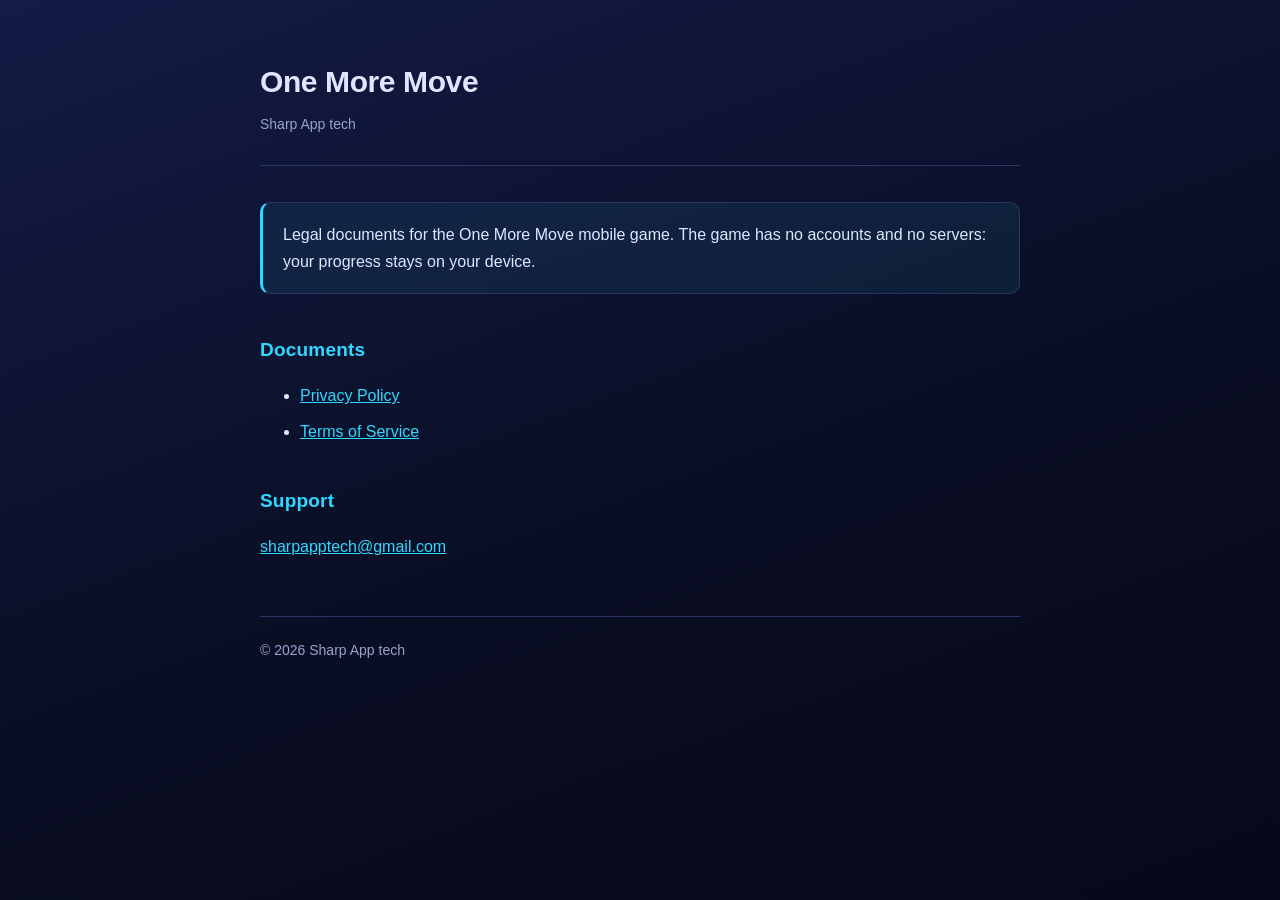
<file: index.html>
<!doctype html>
<html lang="en">
<head>
<meta charset="utf-8">
<meta name="viewport" content="width=device-width, initial-scale=1">
<title>One More Move · Legal</title>
<link rel="stylesheet" href="style.css">
</head>
<body>
<main>
<header>
  <h1>One More Move</h1>
  <p class="sub">Sharp App tech</p>
</header>
<p class="lede">
  Legal documents for the One More Move mobile game. The game has no accounts and
  no servers: your progress stays on your device.
</p>
<h2>Documents</h2>
<ul>
  <li><a href="privacy-policy.html">Privacy Policy</a></li>
  <li><a href="terms-of-service.html">Terms of Service</a></li>
</ul>
<h2>Support</h2>
<p><a href="mailto:sharpapptech@gmail.com">sharpapptech@gmail.com</a></p>
<footer>© 2026 Sharp App tech</footer>
</main>
</body>
</html>
</file>
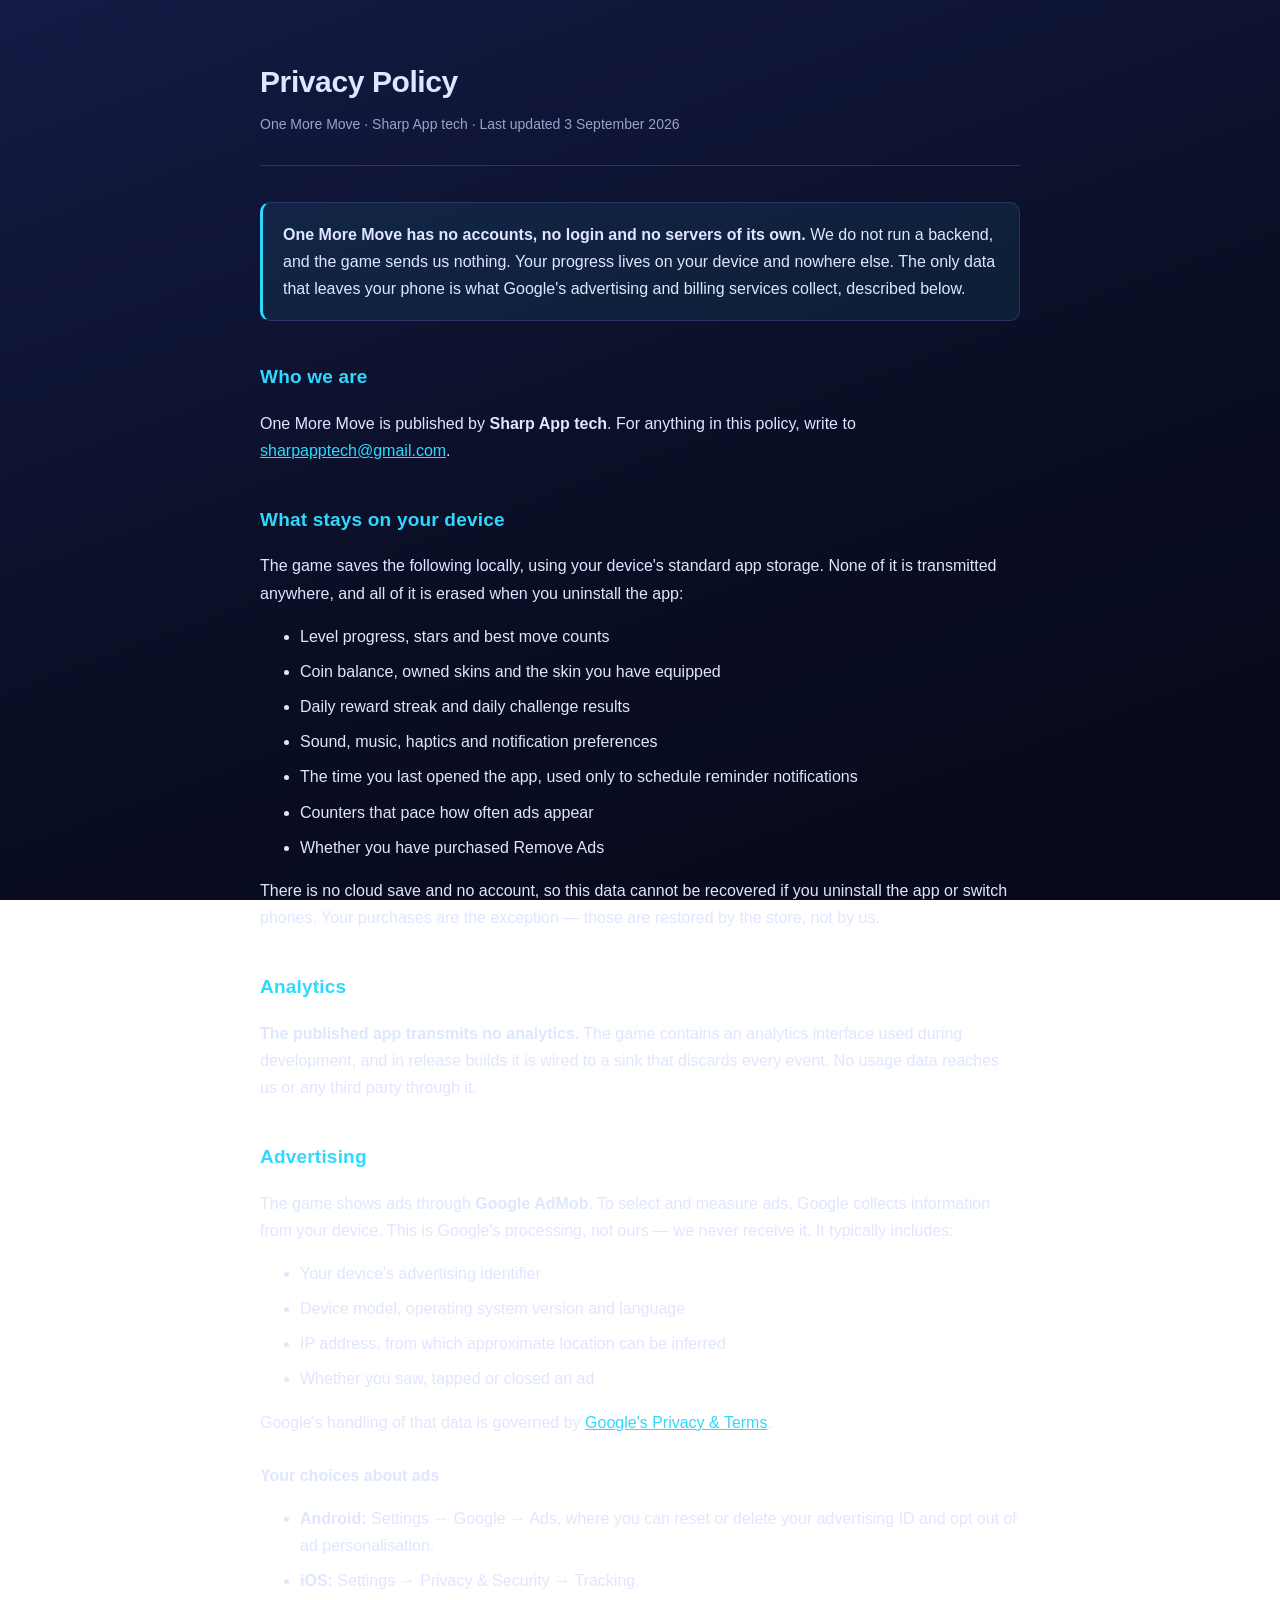
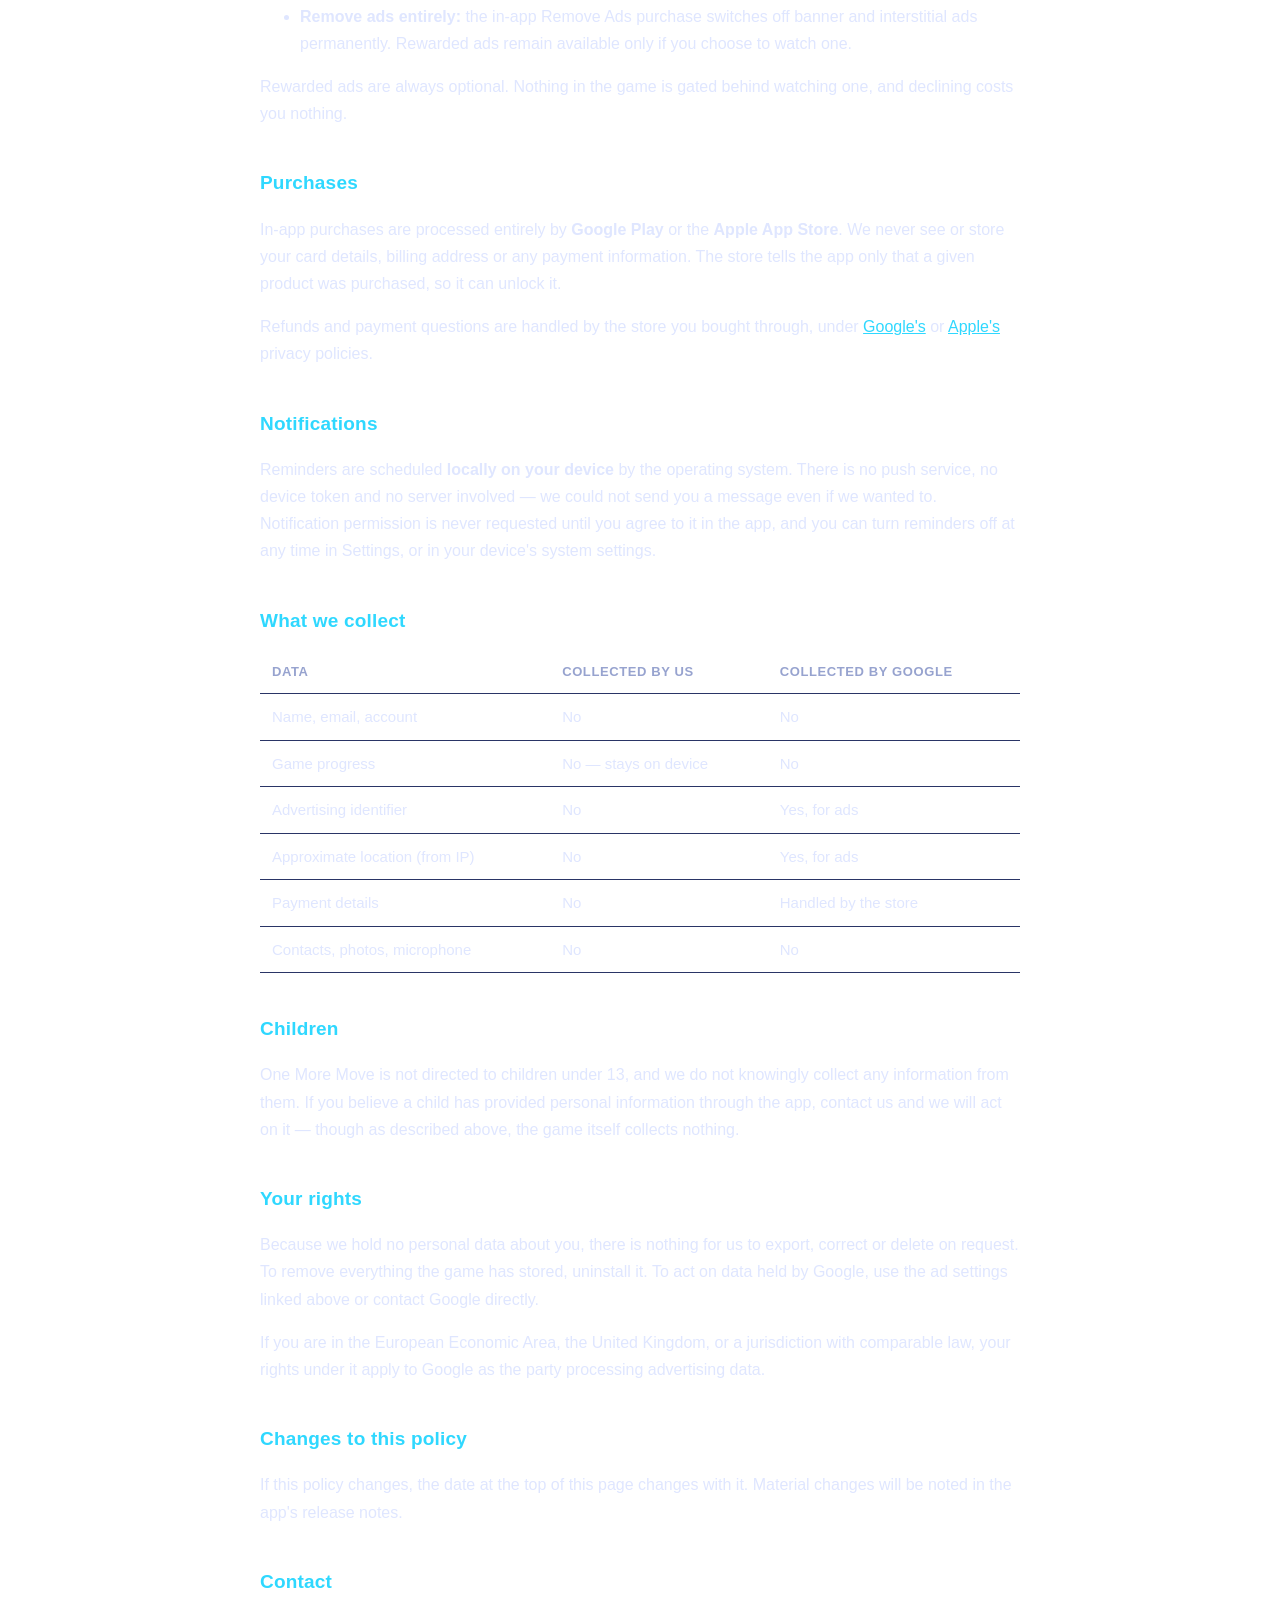
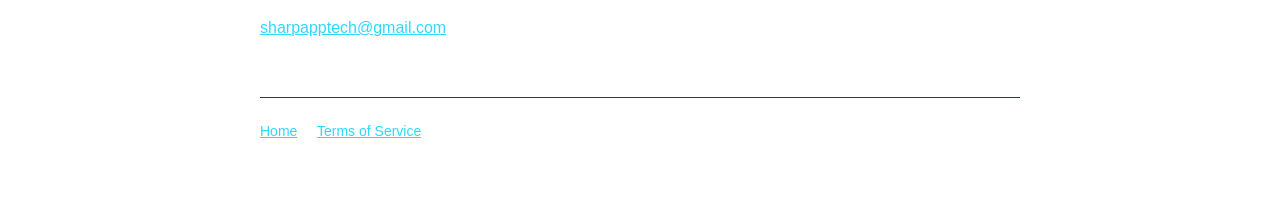
<file: privacy-policy.html>
<!doctype html>
<html lang="en">
<head>
<meta charset="utf-8">
<meta name="viewport" content="width=device-width, initial-scale=1">
<title>Privacy Policy · One More Move</title>
<link rel="stylesheet" href="style.css">
</head>
<body>
<main>
<header>
  <h1>Privacy Policy</h1>
  <p class="sub">One More Move · Sharp App tech · Last updated 3 September 2026</p>
</header>

<p class="lede">
  <strong>One More Move has no accounts, no login and no servers of its own.</strong>
  We do not run a backend, and the game sends us nothing. Your progress lives on
  your device and nowhere else. The only data that leaves your phone is what
  Google's advertising and billing services collect, described below.
</p>

<h2>Who we are</h2>
<p>
  One More Move is published by <strong>Sharp App tech</strong>. For anything in
  this policy, write to
  <a href="mailto:sharpapptech@gmail.com">sharpapptech@gmail.com</a>.
</p>

<h2>What stays on your device</h2>
<p>
  The game saves the following locally, using your device's standard app
  storage. None of it is transmitted anywhere, and all of it is erased when you
  uninstall the app:
</p>
<ul>
  <li>Level progress, stars and best move counts</li>
  <li>Coin balance, owned skins and the skin you have equipped</li>
  <li>Daily reward streak and daily challenge results</li>
  <li>Sound, music, haptics and notification preferences</li>
  <li>The time you last opened the app, used only to schedule reminder notifications</li>
  <li>Counters that pace how often ads appear</li>
  <li>Whether you have purchased Remove Ads</li>
</ul>
<p>
  There is no cloud save and no account, so this data cannot be recovered if you
  uninstall the app or switch phones. Your purchases are the exception — those
  are restored by the store, not by us.
</p>

<h2>Analytics</h2>
<p>
  <strong>The published app transmits no analytics.</strong> The game contains an
  analytics interface used during development, and in release builds it is wired
  to a sink that discards every event. No usage data reaches us or any third
  party through it.
</p>

<h2>Advertising</h2>
<p>
  The game shows ads through <strong>Google AdMob</strong>. To select and measure
  ads, Google collects information from your device. This is Google's
  processing, not ours — we never receive it. It typically includes:
</p>
<ul>
  <li>Your device's advertising identifier</li>
  <li>Device model, operating system version and language</li>
  <li>IP address, from which approximate location can be inferred</li>
  <li>Whether you saw, tapped or closed an ad</li>
</ul>
<p>
  Google's handling of that data is governed by
  <a href="https://policies.google.com/technologies/partner-sites" target="_blank" rel="noopener">Google's Privacy &amp; Terms</a>.
</p>
<h3>Your choices about ads</h3>
<ul>
  <li><strong>Android:</strong> Settings → Google → Ads, where you can reset or delete your advertising ID and opt out of ad personalisation.</li>
  <li><strong>iOS:</strong> Settings → Privacy &amp; Security → Tracking.</li>
  <li><strong>Remove ads entirely:</strong> the in-app Remove Ads purchase switches off banner and interstitial ads permanently. Rewarded ads remain available only if you choose to watch one.</li>
</ul>
<p>
  Rewarded ads are always optional. Nothing in the game is gated behind watching
  one, and declining costs you nothing.
</p>

<h2>Purchases</h2>
<p>
  In-app purchases are processed entirely by <strong>Google Play</strong> or the
  <strong>Apple App Store</strong>. We never see or store your card details,
  billing address or any payment information. The store tells the app only that
  a given product was purchased, so it can unlock it.
</p>
<p>
  Refunds and payment questions are handled by the store you bought through, under
  <a href="https://policies.google.com/privacy" target="_blank" rel="noopener">Google's</a>
  or
  <a href="https://www.apple.com/legal/privacy/" target="_blank" rel="noopener">Apple's</a>
  privacy policies.
</p>

<h2>Notifications</h2>
<p>
  Reminders are scheduled <strong>locally on your device</strong> by the operating
  system. There is no push service, no device token and no server involved — we
  could not send you a message even if we wanted to. Notification permission is
  never requested until you agree to it in the app, and you can turn reminders
  off at any time in Settings, or in your device's system settings.
</p>

<h2>What we collect</h2>
<table>
  <tr><th>Data</th><th>Collected by us</th><th>Collected by Google</th></tr>
  <tr><td>Name, email, account</td><td>No</td><td>No</td></tr>
  <tr><td>Game progress</td><td>No — stays on device</td><td>No</td></tr>
  <tr><td>Advertising identifier</td><td>No</td><td>Yes, for ads</td></tr>
  <tr><td>Approximate location (from IP)</td><td>No</td><td>Yes, for ads</td></tr>
  <tr><td>Payment details</td><td>No</td><td>Handled by the store</td></tr>
  <tr><td>Contacts, photos, microphone</td><td>No</td><td>No</td></tr>
</table>

<h2>Children</h2>
<p>
  One More Move is not directed to children under 13, and we do not knowingly
  collect any information from them. If you believe a child has provided personal
  information through the app, contact us and we will act on it — though as
  described above, the game itself collects nothing.
</p>

<h2>Your rights</h2>
<p>
  Because we hold no personal data about you, there is nothing for us to export,
  correct or delete on request. To remove everything the game has stored, uninstall
  it. To act on data held by Google, use the ad settings linked above or contact
  Google directly.
</p>
<p>
  If you are in the European Economic Area, the United Kingdom, or a jurisdiction
  with comparable law, your rights under it apply to Google as the party
  processing advertising data.
</p>

<h2>Changes to this policy</h2>
<p>
  If this policy changes, the date at the top of this page changes with it.
  Material changes will be noted in the app's release notes.
</p>

<h2>Contact</h2>
<p>
  <a href="mailto:sharpapptech@gmail.com">sharpapptech@gmail.com</a>
</p>

<footer>
  <a href="index.html">Home</a>
  <a href="terms-of-service.html">Terms of Service</a>
</footer>
</main>
</body>
</html>
</file>
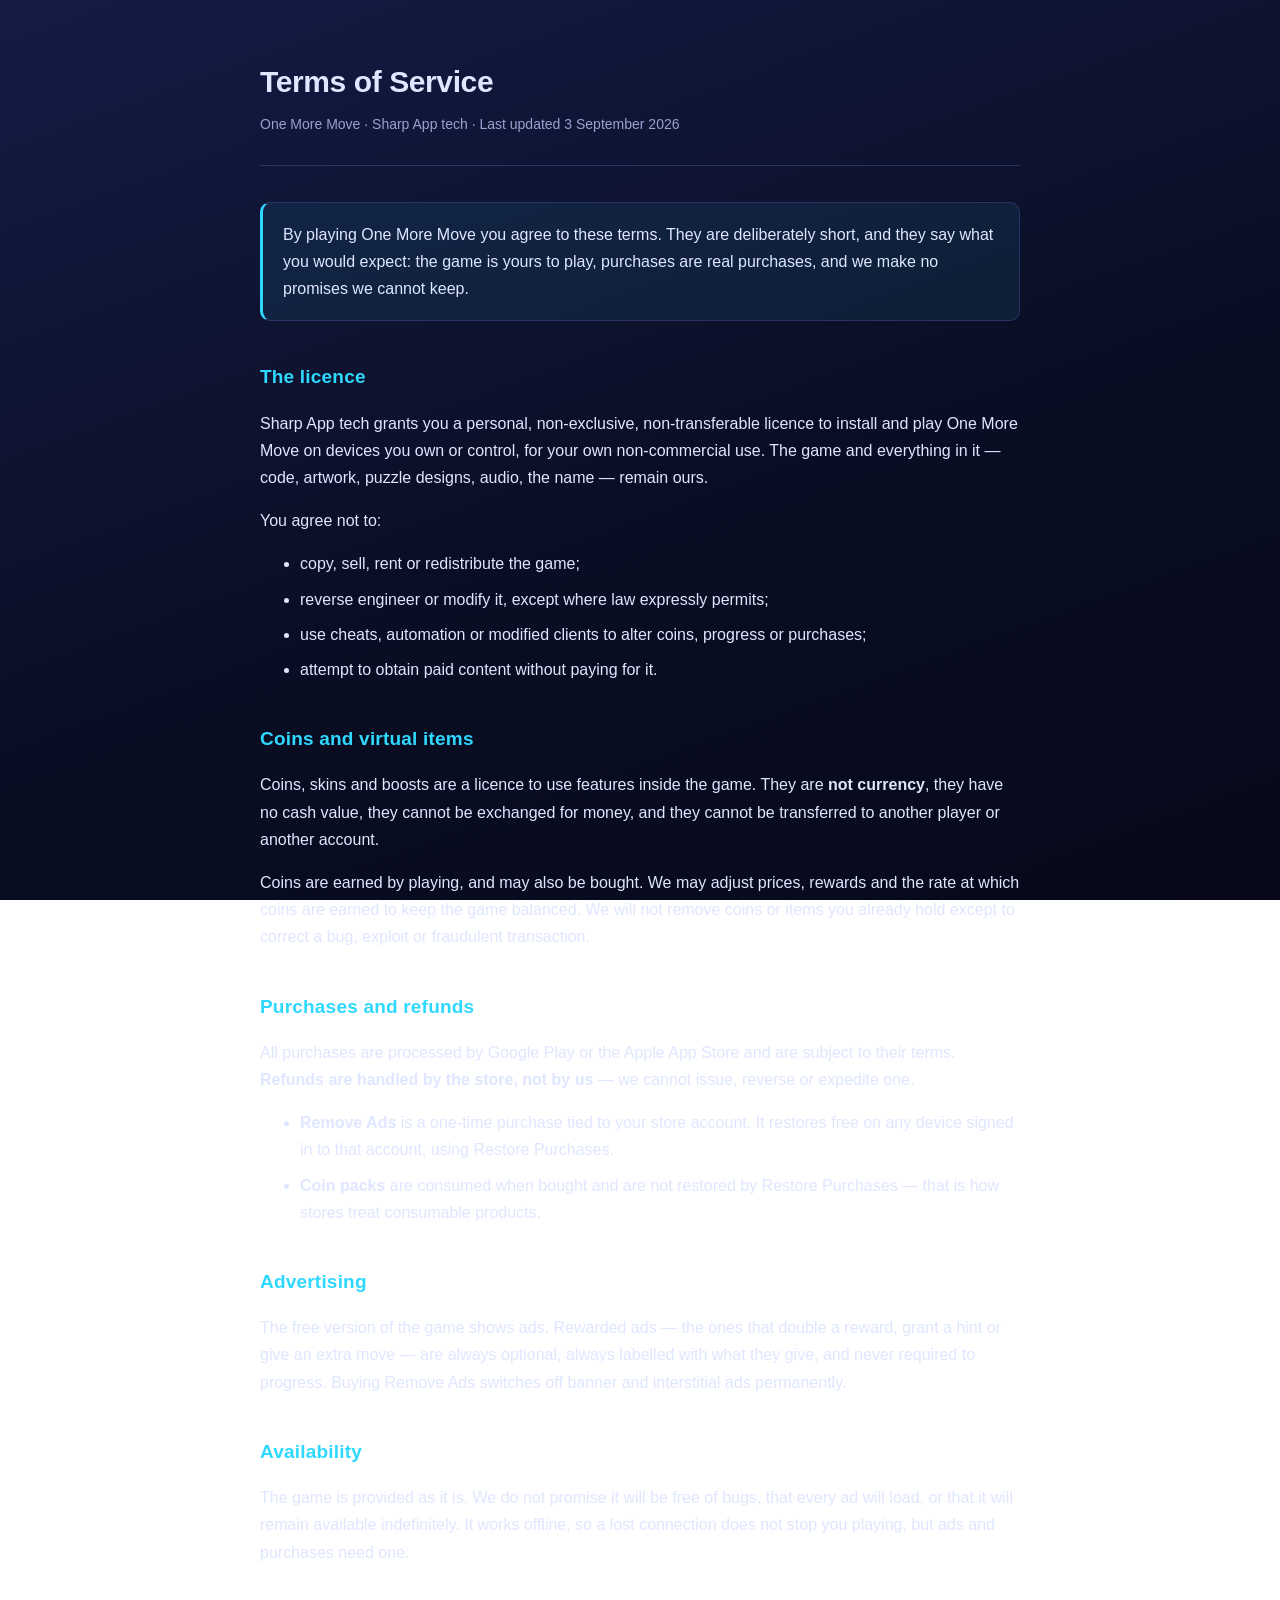
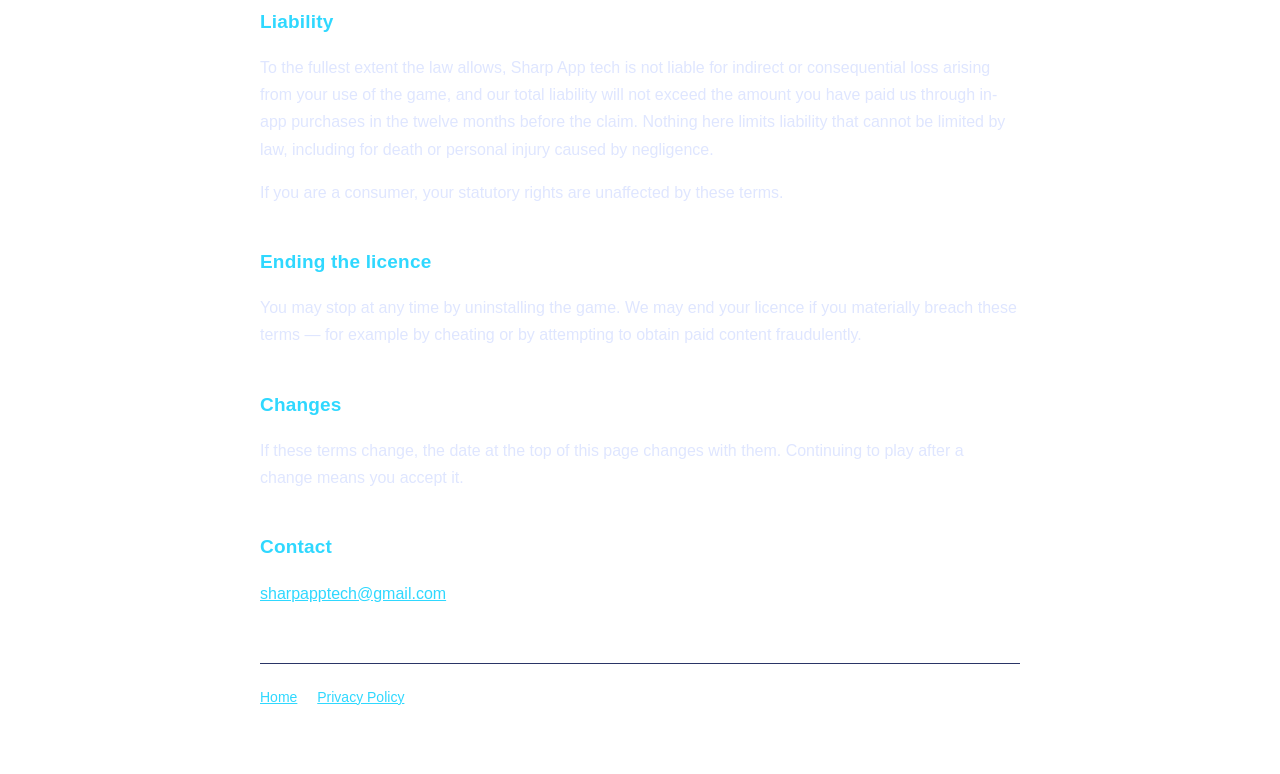
<file: terms-of-service.html>
<!doctype html>
<html lang="en">
<head>
<meta charset="utf-8">
<meta name="viewport" content="width=device-width, initial-scale=1">
<title>Terms of Service · One More Move</title>
<link rel="stylesheet" href="style.css">
</head>
<body>
<main>
<header>
  <h1>Terms of Service</h1>
  <p class="sub">One More Move · Sharp App tech · Last updated 3 September 2026</p>
</header>

<p class="lede">
  By playing One More Move you agree to these terms. They are deliberately short,
  and they say what you would expect: the game is yours to play, purchases are
  real purchases, and we make no promises we cannot keep.
</p>

<h2>The licence</h2>
<p>
  Sharp App tech grants you a personal, non-exclusive, non-transferable licence to
  install and play One More Move on devices you own or control, for your own
  non-commercial use. The game and everything in it — code, artwork, puzzle
  designs, audio, the name — remain ours.
</p>
<p>You agree not to:</p>
<ul>
  <li>copy, sell, rent or redistribute the game;</li>
  <li>reverse engineer or modify it, except where law expressly permits;</li>
  <li>use cheats, automation or modified clients to alter coins, progress or purchases;</li>
  <li>attempt to obtain paid content without paying for it.</li>
</ul>

<h2>Coins and virtual items</h2>
<p>
  Coins, skins and boosts are a licence to use features inside the game. They are
  <strong>not currency</strong>, they have no cash value, they cannot be exchanged
  for money, and they cannot be transferred to another player or another account.
</p>
<p>
  Coins are earned by playing, and may also be bought. We may adjust prices,
  rewards and the rate at which coins are earned to keep the game balanced. We
  will not remove coins or items you already hold except to correct a bug,
  exploit or fraudulent transaction.
</p>

<h2>Purchases and refunds</h2>
<p>
  All purchases are processed by Google Play or the Apple App Store and are subject
  to their terms. <strong>Refunds are handled by the store, not by us</strong> —
  we cannot issue, reverse or expedite one.
</p>
<ul>
  <li><strong>Remove Ads</strong> is a one-time purchase tied to your store account. It restores free on any device signed in to that account, using Restore Purchases.</li>
  <li><strong>Coin packs</strong> are consumed when bought and are not restored by Restore Purchases — that is how stores treat consumable products.</li>
</ul>

<h2>Advertising</h2>
<p>
  The free version of the game shows ads. Rewarded ads — the ones that double a
  reward, grant a hint or give an extra move — are always optional, always
  labelled with what they give, and never required to progress. Buying Remove Ads
  switches off banner and interstitial ads permanently.
</p>

<h2>Availability</h2>
<p>
  The game is provided as it is. We do not promise it will be free of bugs, that
  every ad will load, or that it will remain available indefinitely. It works
  offline, so a lost connection does not stop you playing, but ads and purchases
  need one.
</p>

<h2>Liability</h2>
<p>
  To the fullest extent the law allows, Sharp App tech is not liable for indirect
  or consequential loss arising from your use of the game, and our total liability
  will not exceed the amount you have paid us through in-app purchases in the
  twelve months before the claim. Nothing here limits liability that cannot be
  limited by law, including for death or personal injury caused by negligence.
</p>
<p>
  If you are a consumer, your statutory rights are unaffected by these terms.
</p>

<h2>Ending the licence</h2>
<p>
  You may stop at any time by uninstalling the game. We may end your licence if
  you materially breach these terms — for example by cheating or by attempting to
  obtain paid content fraudulently.
</p>

<h2>Changes</h2>
<p>
  If these terms change, the date at the top of this page changes with them.
  Continuing to play after a change means you accept it.
</p>

<h2>Contact</h2>
<p>
  <a href="mailto:sharpapptech@gmail.com">sharpapptech@gmail.com</a>
</p>

<footer>
  <a href="index.html">Home</a>
  <a href="privacy-policy.html">Privacy Policy</a>
</footer>
</main>
</body>
</html>
</file>
<file: style.css>
/* The game's own palette, so the policy reads as part of the product. */
:root {
  --deep: #0a0e24;
  --surface: #141b45;
  --stroke: #2a3566;
  --text: #dfe6ff;
  --dim: #97a3cf;
  --neon: #2fd8ff;
  --gold: #ffc531;
}
* { box-sizing: border-box; }
body {
  margin: 0;
  padding: 0 20px 64px;
  background: linear-gradient(160deg, #141b45 0%, #0a0e24 55%, #07091a 100%);
  background-attachment: fixed;
  color: var(--text);
  font: 16px/1.7 -apple-system, BlinkMacSystemFont, "Segoe UI", Roboto, Helvetica, Arial, sans-serif;
}
main { max-width: 760px; margin: 0 auto; }
header {
  padding: 56px 0 28px;
  border-bottom: 1px solid var(--stroke);
  margin-bottom: 36px;
}
h1 { font-size: 30px; margin: 0 0 6px; letter-spacing: -0.4px; }
h2 {
  font-size: 19px;
  margin: 40px 0 12px;
  color: var(--neon);
  letter-spacing: 0.2px;
}
h3 { font-size: 16px; margin: 26px 0 8px; }
p, li { color: var(--text); }
li { margin-bottom: 8px; }
a { color: var(--neon); }
.sub { color: var(--dim); font-size: 14px; margin: 0; }
.lede {
  background: rgba(47, 216, 255, 0.07);
  border: 1px solid var(--stroke);
  border-left: 3px solid var(--neon);
  border-radius: 10px;
  padding: 18px 20px;
  margin: 0 0 8px;
}
table { border-collapse: collapse; width: 100%; margin: 14px 0; font-size: 15px; }
th, td { text-align: left; padding: 10px 12px; border-bottom: 1px solid var(--stroke); vertical-align: top; }
th { color: var(--dim); font-weight: 600; font-size: 13px; text-transform: uppercase; letter-spacing: 0.6px; }
code { background: rgba(255,255,255,0.06); padding: 1px 6px; border-radius: 5px; font-size: 14px; }
footer {
  margin-top: 56px;
  padding-top: 22px;
  border-top: 1px solid var(--stroke);
  color: var(--dim);
  font-size: 14px;
}
footer a { margin-right: 16px; }
@media (max-width: 560px) { h1 { font-size: 25px; } body { padding: 0 16px 48px; } }
</file>
